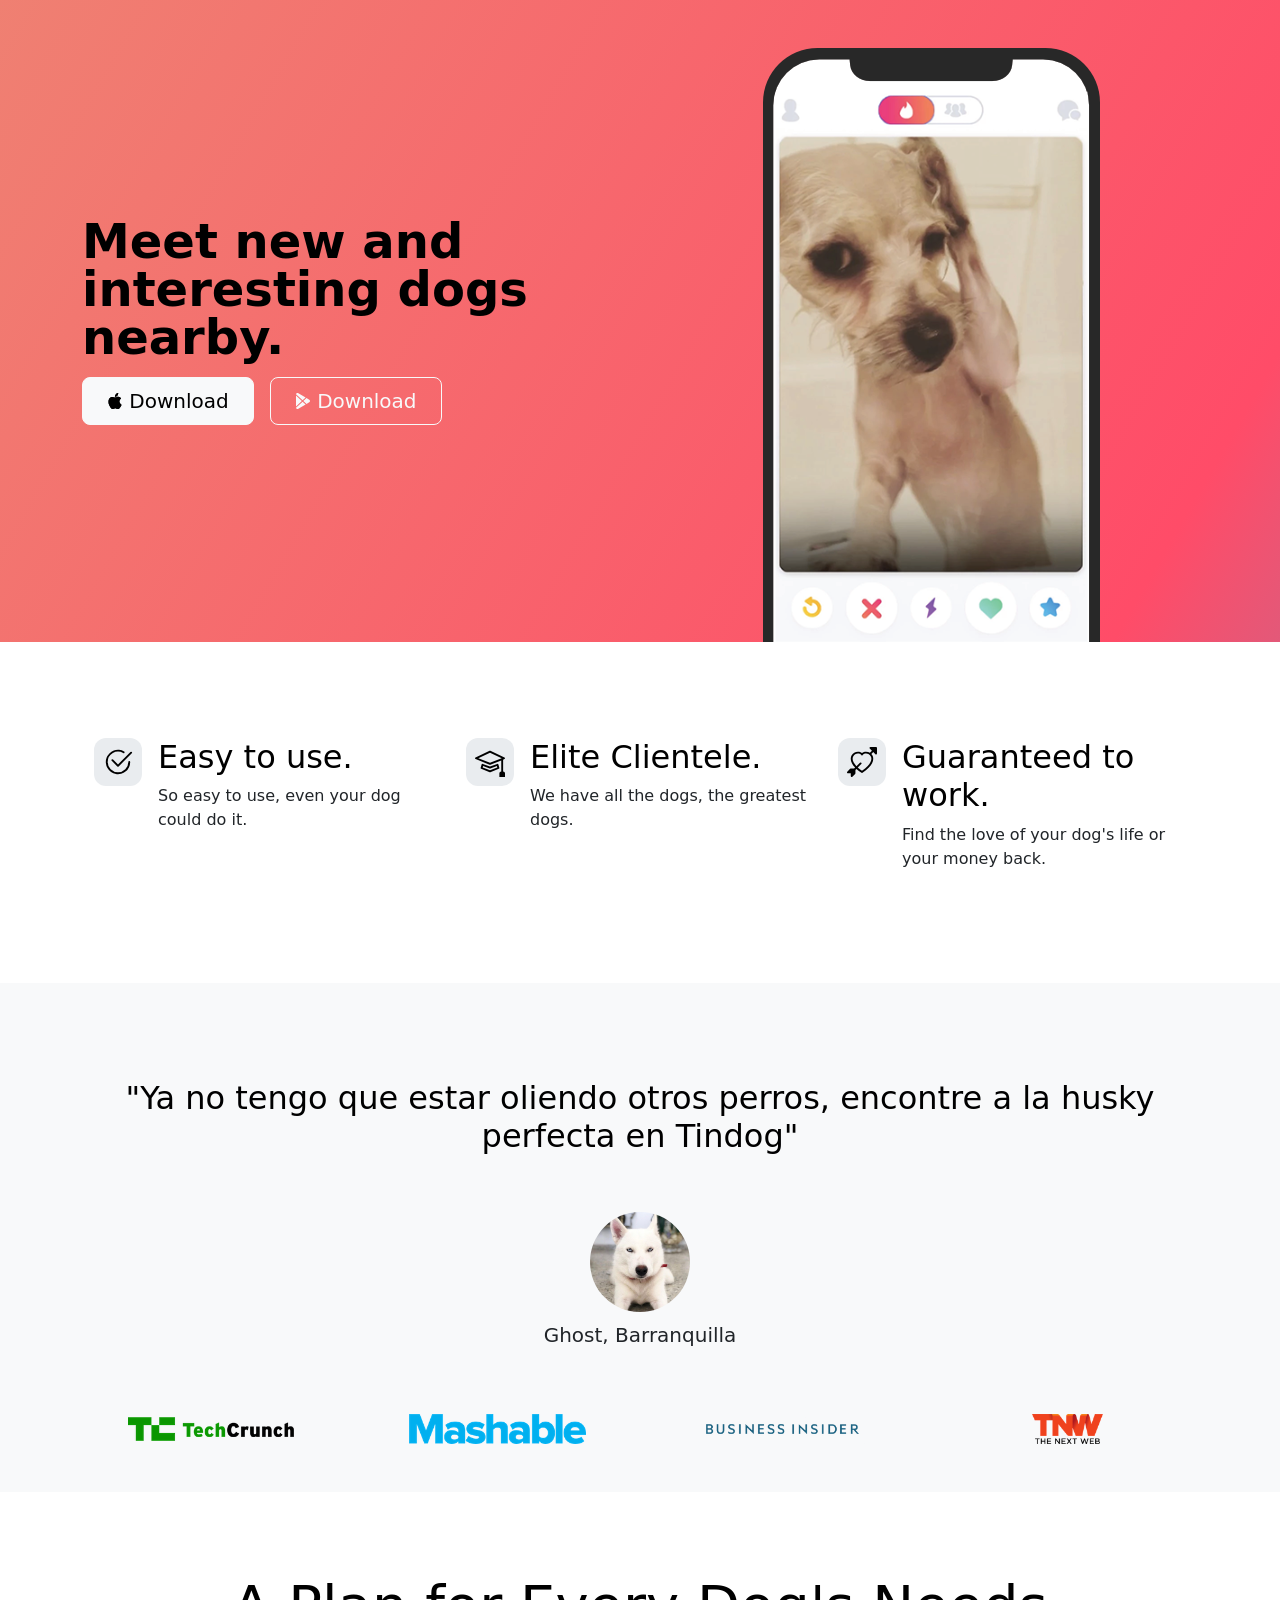
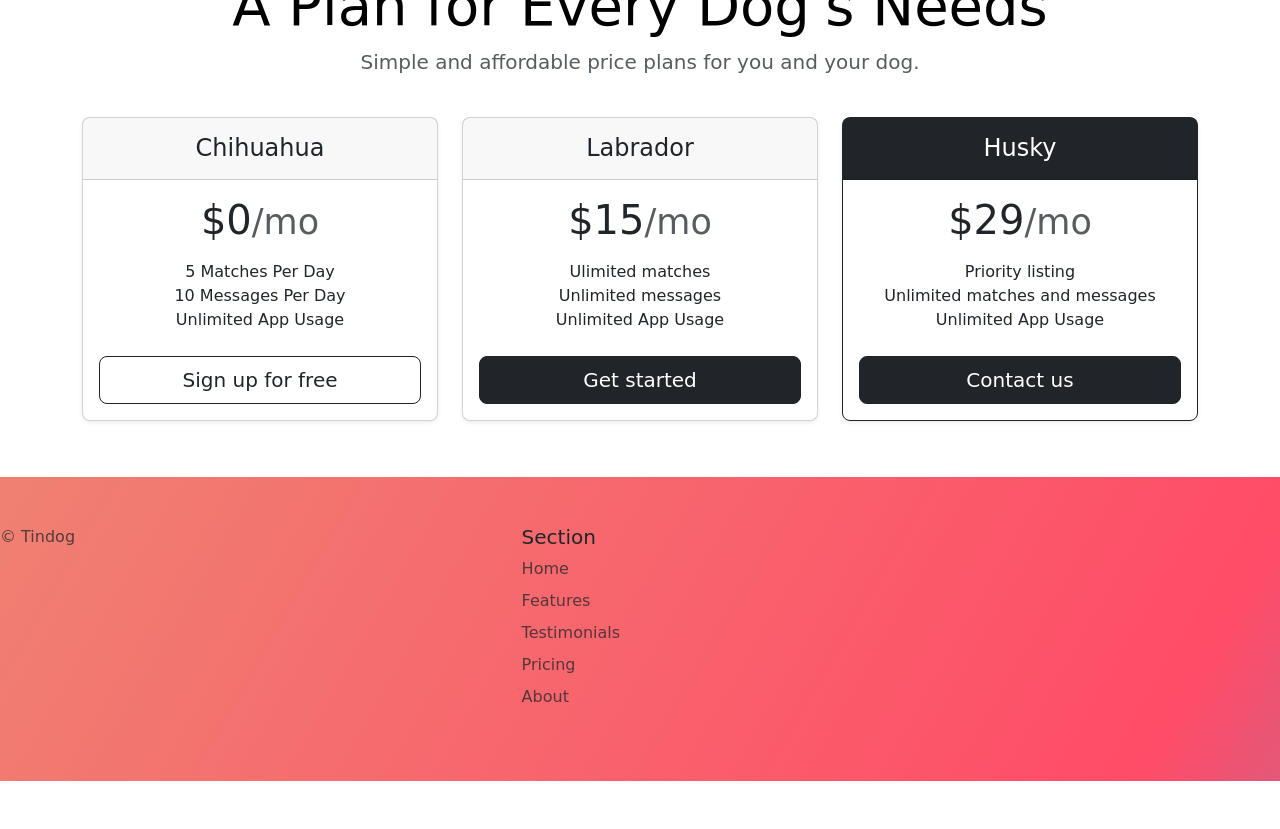
<file: index.html>
<!DOCTYPE html>
<html lang="en">

<head>
  <meta charset="UTF-8">
  <meta name="viewport" content="width=device-width, initial-scale=1.0">
  <title>TinDog</title>
  <link href="https://cdn.jsdelivr.net/npm/bootstrap@5.3.2/dist/css/bootstrap.min.css" rel="stylesheet"
    integrity="sha384-T3c6CoIi6uLrA9TneNEoa7RxnatzjcDSCmG1MXxSR1GAsXEV/Dwwykc2MPK8M2HN" crossorigin="anonymous">
  <link rel="stylesheet" href="./css/style.css">
</head>

<body>

  <!-- Title -->
  <section id="title" class="gradient-background">
    <div class="container col-xxl-8 pb-">
      <div class="row flex-lg-row-reverse align-items-center g-5 mb-0 pt-5">
        <div class="col-10 col-sm-8 col-lg-6">
          <img src="./images/iphone.png" class="d-block mx-lg-auto img-fluid" alt="Bootstrap Themes" width="337"
            height="594" loading="lazy">
        </div>
        <div class="col-lg-6">
          <h1 class="display-5 fw-bold text-body-emphasis lh-1 mb-3">Meet new and interesting dogs nearby.</h1>

          <div class="d-grid gap-2 d-md-flex justify-content-md-start pb-5">
            <button type="button" class="btn btn-light btn-lg px-4 me-md-2"><svg xmlns="http://www.w3.org/2000/svg"
                width="16" height="16" fill="currentColor" class="bi bi-apple mb-1" viewBox="0 0 16 16">
                <path
                  d="M11.182.008C11.148-.03 9.923.023 8.857 1.18c-1.066 1.156-.902 2.482-.878 2.516.024.034 1.52.087 2.475-1.258.955-1.345.762-2.391.728-2.43Zm3.314 11.733c-.048-.096-2.325-1.234-2.113-3.422.212-2.189 1.675-2.789 1.698-2.854.023-.065-.597-.79-1.254-1.157a3.692 3.692 0 0 0-1.563-.434c-.108-.003-.483-.095-1.254.116-.508.139-1.653.589-1.968.607-.316.018-1.256-.522-2.267-.665-.647-.125-1.333.131-1.824.328-.49.196-1.422.754-2.074 2.237-.652 1.482-.311 3.83-.067 4.56.244.729.625 1.924 1.273 2.796.576.984 1.34 1.667 1.659 1.899.319.232 1.219.386 1.843.067.502-.308 1.408-.485 1.766-.472.357.013 1.061.154 1.782.539.571.197 1.111.115 1.652-.105.541-.221 1.324-1.059 2.238-2.758.347-.79.505-1.217.473-1.282Z">
                </path>
                <path
                  d="M11.182.008C11.148-.03 9.923.023 8.857 1.18c-1.066 1.156-.902 2.482-.878 2.516.024.034 1.52.087 2.475-1.258.955-1.345.762-2.391.728-2.43Zm3.314 11.733c-.048-.096-2.325-1.234-2.113-3.422.212-2.189 1.675-2.789 1.698-2.854.023-.065-.597-.79-1.254-1.157a3.692 3.692 0 0 0-1.563-.434c-.108-.003-.483-.095-1.254.116-.508.139-1.653.589-1.968.607-.316.018-1.256-.522-2.267-.665-.647-.125-1.333.131-1.824.328-.49.196-1.422.754-2.074 2.237-.652 1.482-.311 3.83-.067 4.56.244.729.625 1.924 1.273 2.796.576.984 1.34 1.667 1.659 1.899.319.232 1.219.386 1.843.067.502-.308 1.408-.485 1.766-.472.357.013 1.061.154 1.782.539.571.197 1.111.115 1.652-.105.541-.221 1.324-1.059 2.238-2.758.347-.79.505-1.217.473-1.282Z">
                </path>
              </svg> Download</button>
            <button type="button" class="btn btn-outline-light btn-lg me-md-2 px-4"><svg xmlns="http://www.w3.org/2000/svg"
                width="16" height="16" fill="currentColor" class="bi bi-google-play mb-1" viewBox="0 0 16 16">
                <path
                  d="M14.222 9.374c1.037-.61 1.037-2.137 0-2.748L11.528 5.04 8.32 8l3.207 2.96 2.694-1.586Zm-3.595 2.116L7.583 8.68 1.03 14.73c.201 1.029 1.36 1.61 2.303 1.055l7.294-4.295ZM1 13.396V2.603L6.846 8 1 13.396ZM1.03 1.27l6.553 6.05 3.044-2.81L3.333.215C2.39-.341 1.231.24 1.03 1.27Z" />
              </svg> Download</button>
          </div>
        </div>
      </div>
  </section>
  <!-- Features -->
  <section id="features">
    <div class="container px-4 mt-5" id="hanging-icons">
      <div class="row g-4 py-5 row-cols-1 row-cols-lg-3">
        <div class="col d-flex align-items-start">
          <div
            class="icon-square text-body-emphasis bg-body-secondary d-inline-flex align-items-center justify-content-center fs-4 flex-shrink-0 me-3">
            <svg xmlns="http://www.w3.org/2000/svg" height="30" fill="currentColor" class="bi bi-check2-circle"
              viewBox="0 0 16 16">
              <path
                d="M2.5 8a5.5 5.5 0 0 1 8.25-4.764.5.5 0 0 0 .5-.866A6.5 6.5 0 1 0 14.5 8a.5.5 0 0 0-1 0 5.5 5.5 0 1 1-11 0z" />
              <path
                d="M15.354 3.354a.5.5 0 0 0-.708-.708L8 9.293 5.354 6.646a.5.5 0 1 0-.708.708l3 3a.5.5 0 0 0 .708 0l7-7z" />
            </svg>
          </div>
          <div>
            <h3 class="fs-2 text-body-emphasis">Easy to use.</h3>
            <p>So easy to use, even your dog could do it.</p>
          </div>
        </div>
        <div class="col d-flex align-items-start">
          <div
            class="icon-square text-body-emphasis bg-body-secondary d-inline-flex align-items-center justify-content-center fs-4 flex-shrink-0 me-3">
            <svg xmlns="http://www.w3.org/2000/svg" height="30" fill="currentColor" class="bi bi-mortarboard"
              viewBox="0 0 16 16">
              <path
                d="M8.211 2.047a.5.5 0 0 0-.422 0l-7.5 3.5a.5.5 0 0 0 .025.917l7.5 3a.5.5 0 0 0 .372 0L14 7.14V13a1 1 0 0 0-1 1v2h3v-2a1 1 0 0 0-1-1V6.739l.686-.275a.5.5 0 0 0 .025-.917l-7.5-3.5ZM8 8.46 1.758 5.965 8 3.052l6.242 2.913L8 8.46Z" />
              <path
                d="M4.176 9.032a.5.5 0 0 0-.656.327l-.5 1.7a.5.5 0 0 0 .294.605l4.5 1.8a.5.5 0 0 0 .372 0l4.5-1.8a.5.5 0 0 0 .294-.605l-.5-1.7a.5.5 0 0 0-.656-.327L8 10.466 4.176 9.032Zm-.068 1.873.22-.748 3.496 1.311a.5.5 0 0 0 .352 0l3.496-1.311.22.748L8 12.46l-3.892-1.556Z" />
            </svg>
          </div>
          <div>
            <h3 class="fs-2 text-body-emphasis">Elite Clientele.</h3>
            <p>We have all the dogs, the greatest dogs.</p>
          </div>
        </div>
        <div class="col d-flex align-items-start">
          <div
            class="icon-square text-body-emphasis bg-body-secondary d-inline-flex align-items-center justify-content-center fs-4 flex-shrink-0 me-3">
            <svg xmlns="http://www.w3.org/2000/svg" height="30" fill="currentColor" class="bi bi-arrow-through-heart"
              viewBox="0 0 16 16">
              <path fill-rule="evenodd"
                d="M2.854 15.854A.5.5 0 0 1 2 15.5V14H.5a.5.5 0 0 1-.354-.854l1.5-1.5A.5.5 0 0 1 2 11.5h1.793l.53-.53c-.771-.802-1.328-1.58-1.704-2.32-.798-1.575-.775-2.996-.213-4.092C3.426 2.565 6.18 1.809 8 3.233c1.25-.98 2.944-.928 4.212-.152L13.292 2 12.147.854A.5.5 0 0 1 12.5 0h3a.5.5 0 0 1 .5.5v3a.5.5 0 0 1-.854.354L14 2.707l-1.006 1.006c.236.248.44.531.6.845.562 1.096.585 2.517-.213 4.092-.793 1.563-2.395 3.288-5.105 5.08L8 13.912l-.276-.182a21.86 21.86 0 0 1-2.685-2.062l-.539.54V14a.5.5 0 0 1-.146.354l-1.5 1.5Zm2.893-4.894A20.419 20.419 0 0 0 8 12.71c2.456-1.666 3.827-3.207 4.489-4.512.679-1.34.607-2.42.215-3.185-.817-1.595-3.087-2.054-4.346-.761L8 4.62l-.358-.368c-1.259-1.293-3.53-.834-4.346.761-.392.766-.464 1.845.215 3.185.323.636.815 1.33 1.519 2.065l1.866-1.867a.5.5 0 1 1 .708.708L5.747 10.96Z" />
            </svg>
          </div>
          <div>
            <h3 class="fs-2 text-body-emphasis">Guaranteed to work.</h3>
            <p>Find the love of your dog's life or your money back.</p>
          </div>
        </div>
      </div>
    </div>

  </section>
  <!-- Testimonial -->
  <div class="my-5" id="testimonial">
    <div class="p-5 text-center bg-body-tertiary">
      <div class="container py-5">
        <h2 class="text-body-emphasis">"Ya no tengo que estar oliendo otros perros, encontre a la husky perfecta en Tindog"</h2>
        <img class="profile-img mt-5" src="./images/ghost.jpg" alt="dog image">
        <p class="col-lg-8 mx-auto lead mt-2">
          Ghost, Barranquilla
        </p>
      </div>

      <div class="container">
        <div class="row">
          <div class="col-lg-3 col-sm-12">
            <img src="./images/techcrunch.png" alt="techcrunch" height="30">
          </div>
          <div class="col-lg-3 col-sm-12">
            <img src="./images/mashable.png" alt="mashable" height="30">
          </div>
          <div class="col-lg-3 col-sm-12">
            <img src="./images/bizinsider.png" alt="bizinsider" height="30">
          </div>
          <div class="col-lg-3 col-sm-12">
            <img src="./images/tnw.png" alt="tnw" height="30">
          </div>
        </div>
      </div>
    </div>
  </div>

  </section>
  <!-- Pricing -->
  <section id="pricing">
    <div class="container py-3">
      <header>    
        <div class="pricing-header p-3 pb-md-4 mx-auto text-center">
          <h2 class="display-4 fw-normal text-body-emphasis">A Plan for Every Dog's Needs</h1>
          <p class="fs-5 text-body-secondary">Simple and affordable price plans for you and your dog.</p>
        </div>
      </header>
    
      <main>
        <div class="row row-cols-1 row-cols-md-3 mb-3 text-center">
          <div class="col">
            <div class="card mb-4 rounded-3 shadow-sm">
              <div class="card-header py-3">
                <h4 class="my-0 fw-normal">Chihuahua</h4>
              </div>
              <div class="card-body">
                <h1 class="card-title pricing-card-title">$0<small class="text-body-secondary fw-light">/mo</small></h1>
                <ul class="list-unstyled mt-3 mb-4">
                  <li>5 Matches Per Day</li>
                  <li>10 Messages Per Day</li>
                  <li>Unlimited App Usage</li>              
                </ul>
                <button type="button" class="w-100 btn btn-lg btn-outline-dark">Sign up for free</button>
              </div>
            </div>
          </div>
          <div class="col">
            <div class="card mb-4 rounded-3 shadow-sm">
              <div class="card-header py-3">
                <h4 class="my-0 fw-normal">Labrador</h4>
              </div>
              <div class="card-body">
                <h1 class="card-title pricing-card-title">$15<small class="text-body-secondary fw-light">/mo</small></h1>
                <ul class="list-unstyled mt-3 mb-4">
                  <li>Ulimited matches</li>
                  <li>Unlimited messages</li>
                  <li>Unlimited App Usage</li>
                </ul>
                <button type="button" class="w-100 btn btn-lg btn-dark">Get started</button>
              </div>
            </div>
          </div>
          <div class="col">
            <div class="card mb-4 rounded-3 shadow-sm border-dark">
              <div class="card-header py-3 text-bg-primary bg-dark">
                <h4 class="my-0 fw-normal">Husky</h4>
              </div>
              <div class="card-body">
                <h1 class="card-title pricing-card-title">$29<small class="text-body-secondary fw-light">/mo</small></h1>
                <ul class="list-unstyled mt-3 mb-4">
                  <li>Priority listing</li>
                  <li>Unlimited matches and messages</li>
                  <li>Unlimited App Usage</li>              
                </ul>
                <button type="button" class="w-100 btn btn-lg btn-dark">Contact us</button>
              </div>
            </div>
          </div>
        </div>
          </table>
        </div>
      </main>
    </div>

  </section>
  <!-- Footer -->
  <section id="footer">
    <div class="gradient-background">
      <footer class="row row-cols-1 row-cols-sm-2 row-cols-md-5 py-5">
        <div class="col mb-3">
          <p class="text-body-secondary">© Tindog</p>
        </div>
    
        <div class="col mb-3">
    
        </div>
    
        <div class="col mb-3">
          <h5>Section</h5>
          <ul class="nav flex-column">
            <li class="nav-item mb-2"><a href="#title" class="nav-link p-0 text-body-secondary">Home</a></li>
            <li class="nav-item mb-2"><a href="#features" class="nav-link p-0 text-body-secondary">Features</a></li>
            <li class="nav-item mb-2"><a href="#testimonial" class="nav-link p-0 text-body-secondary">Testimonials</a></li>
            <li class="nav-item mb-2"><a href="#pricing" class="nav-link p-0 text-body-secondary">Pricing</a></li>
            <li class="nav-item mb-2"><a href="../11.3 TinDog Project/about/4.3+HTML+Portfolio+Project/4.3 HTML Porfolio Project/index.html" class="nav-link p-0 text-body-secondary">About</a></li>
          </ul>
        </div>
    
      </footer>
    </div>

  </section>

  <script src="https://cdn.jsdelivr.net/npm/bootstrap@5.3.2/dist/js/bootstrap.bundle.min.js"
    integrity="sha384-C6RzsynM9kWDrMNeT87bh95OGNyZPhcTNXj1NW7RuBCsyN/o0jlpcV8Qyq46cDfL"
    crossorigin="anonymous"></script>
</body>

</html>
</file>
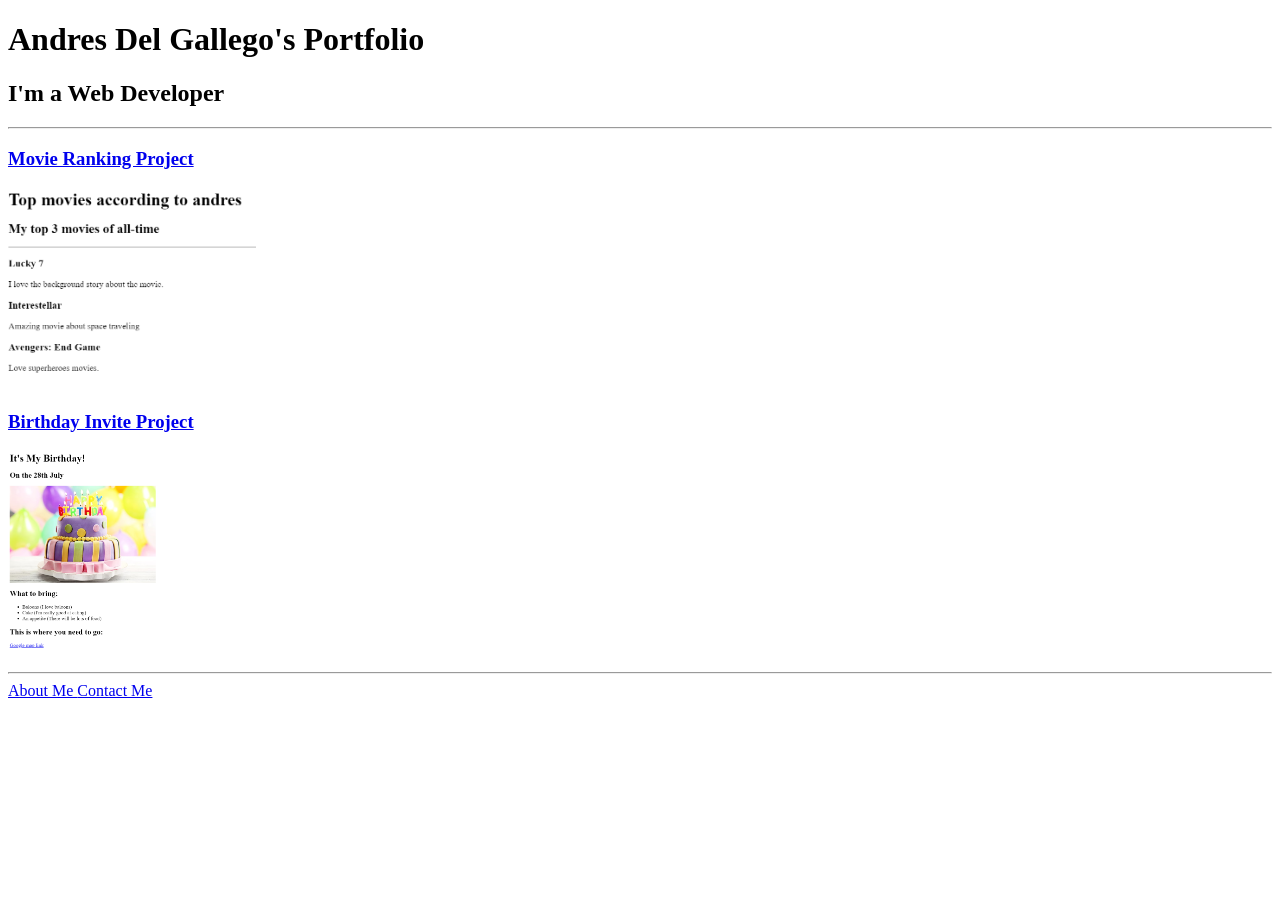
<file: about/4.3+HTML+Portfolio+Project/4.3 HTML Porfolio Project/index.html>
<!-- TODO 1: Create the HTML Boilerplate -->
<!DOCTYPE html>
<html lang="en">
<head>
    <meta charset="UTF-8">
    <meta name="viewport" content="width=device-width, initial-scale=1.0">
    <title>Andres's Portfolio</title>
</head>
<body>
    <h1>Andres Del Gallego's Portfolio</h1>
    <h2>I'm a Web Developer</h2>
    <hr />
    <h3><a href="./public/movie-ranking.html">
        Movie Ranking Project
    </a></h3>
    <p>
        <img src="./assets/images/movie-ranking2.png" height="200" alt="movie ranking image preview"/>
    </p>
    <h3><a href="./public/birthday-invite.html">
        Birthday Invite Project
    </a></h3>
    <p>
        <img src="./assets/images/birthday-invite2.png" height="200" alt="birthday invite image preview"/>
    </p>
    <hr />
    <a href="./public/about.html">
        About Me
    </a>
    <a href="./public/contact.html">
        Contact Me
    </a>
</body>
</html>
<!-- TODO 2: Add Your previous projects' HTML into the public folder -->

<!-- TODO 3: Take screenshots of your project previews and add the images to the images folder -->

<!-- TODO 4: Add titles/subtitles etc. -->

<!-- TODO 5: Add a link to the project pages -->

<!-- TODO 6: Add images to show the project previews
HINT for TODO 6: You can use the height attribute set to 200 to make the image smaller:
https://developer.mozilla.org/en-US/docs/Web/HTML/Element/img#attr-height -->

<!-- TODO 7: Add the Contact Me and About Me page links -->
</file>
<file: css/style.css>
.gradient-background {
  background: linear-gradient(300deg, #00bfff, #ff4c68, #ef8172);
  background-size: 180% 180%;
  animation: gradient-animation 18s ease infinite;
}

@keyframes gradient-animation {
  0% {
    background-position: 0% 50%;
  }
  50% {
    background-position: 100% 50%;
  }
  100% {
    background-position: 0% 50%;
  }
}

.icon-square {
  width: 3rem;
  height: 3rem;
  border-radius: .75rem;
}

.profile-img {
  height: 100px;
  border-radius: 50%;
}
</file>
